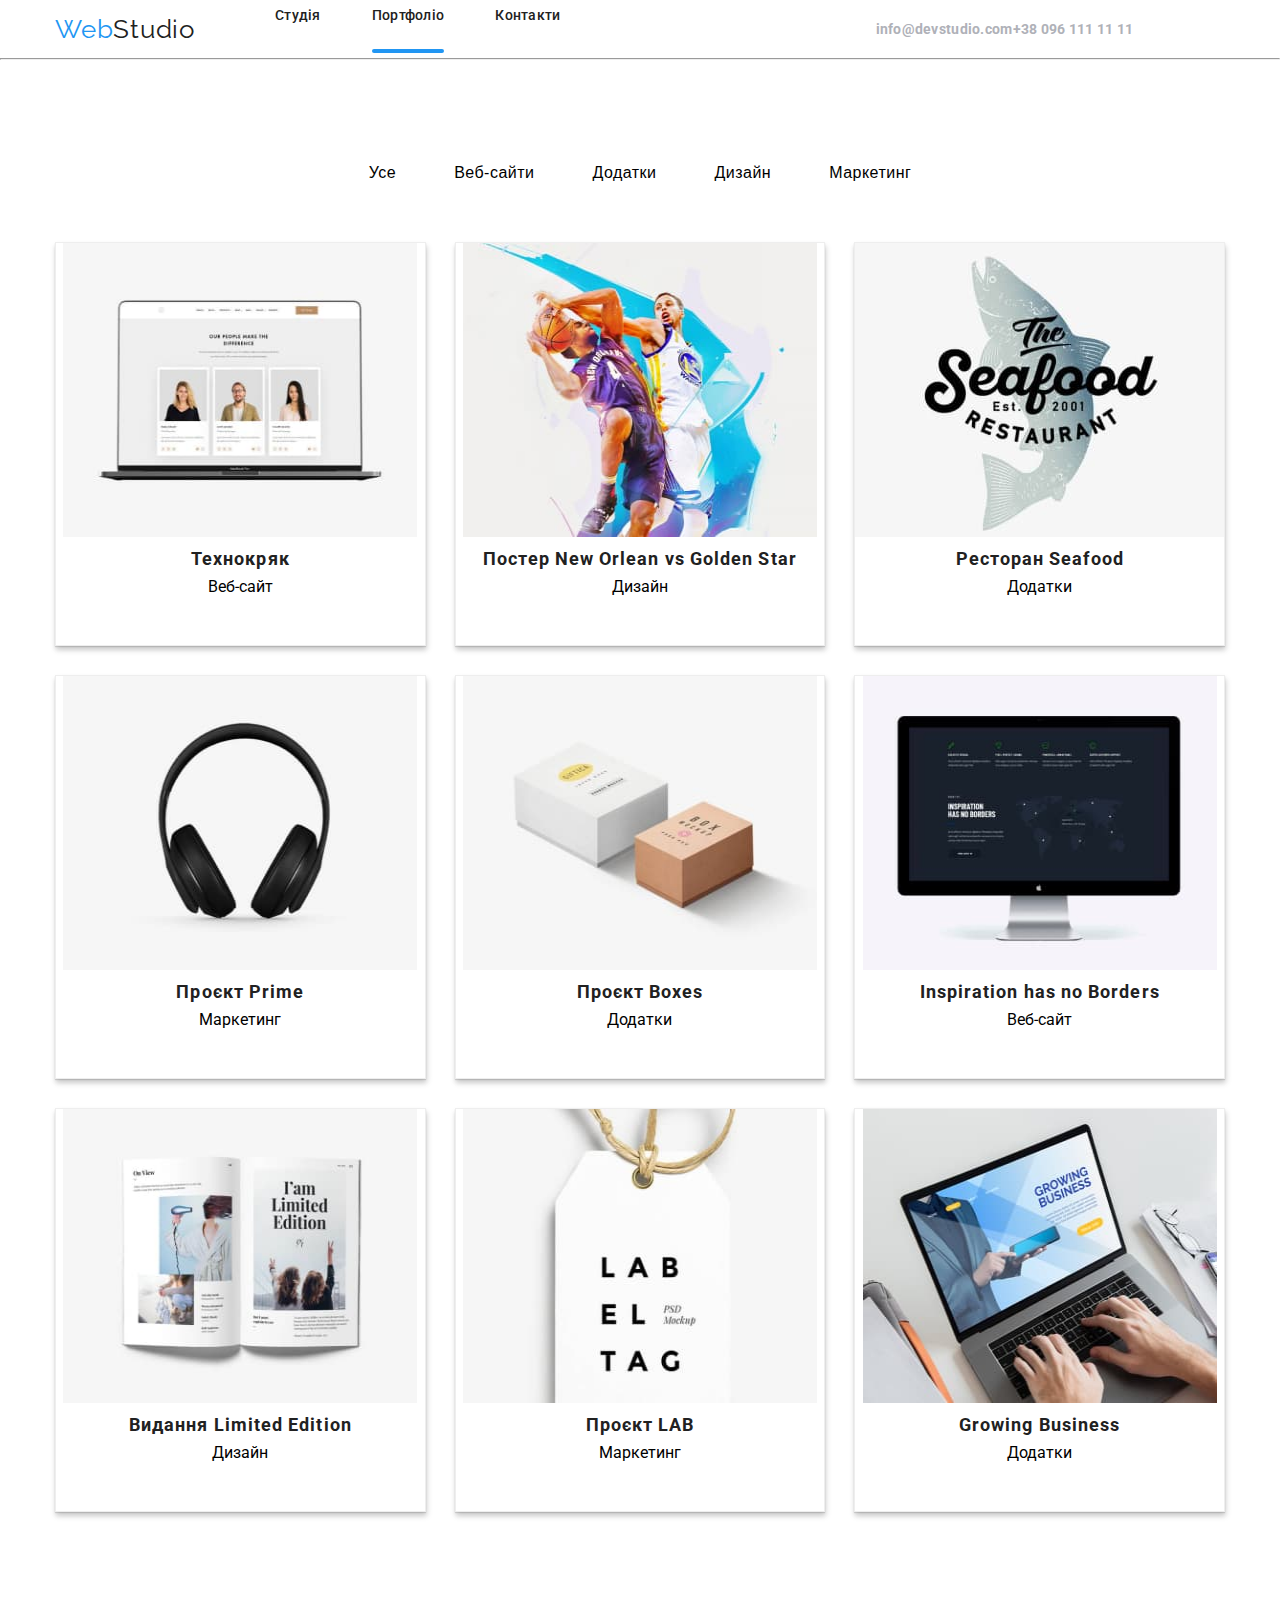
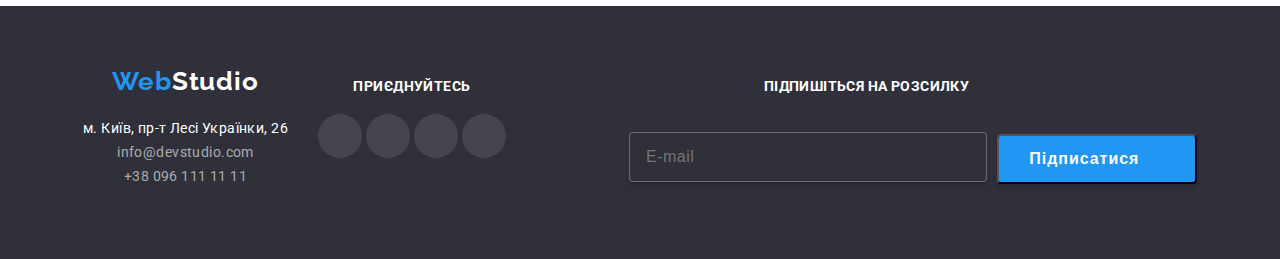
<file: portfolio.html>
<!DOCTYPE html>
<html lang="en">
  <head>
    <meta charset="UTF-8" />
    <meta name="viewport" content="width=device-width, initial-scale=1.0" />
    <link rel="preconnect" href="https://fonts.googleapis.com" />
    <link rel="preconnect" href="https://fonts.gstatic.com" crossorigin />
    <link
      href="https://fonts.googleapis.com/css2?family=Raleway:wght@700&family=Roboto:wght@400;500;700;900&display=swap"
      rel="stylesheet"
    />
    <title>WebStudio</title>
    <link rel="stylesheet" href="./CSS/main.min.css" />
  </head>
  <body>
    <header class="header container">
      <a href="" class="header-logo">Web<span class="studio">Studio</span></a>
      <nav class="header-nav">
        <ul class="nav-list">
          <li class="nav-item">
            <a href="./index.html" class="nav-link">Студія</a>
          </li>
          <li class="nav-item">
            <a href="nav-link" class="nav-link active">Портфоліо</a>
          </li>
          <li class="nav-item"><a href="#" class="nav-link">Контакти</a>
          </li>
        </ul>
      </nav>
      <ul class="contact-list">
        <li class="contact-item">
          <a href="#" class="contact-link">info@devstudio.com</a>
        </li>
        <li class="contact-item">
          <a href="#" class="contact-link">+38 096 111 11 11</a>
        </li>
      </ul>
    </header>
    <hr class="line" />
    <main class="main">
      <section class="main-hero container">
        <ul class="btn-list">
          <li class="btn-item">
            <button class="button">Усе</button>
          </li>
          <li class="btn-item">
            <button class="button">Веб-сайти</button>
          </li>
          <li class="btn-item">
            <button class="button">Додатки</button>
          </li>
          <li class="btn-item">
            <button class="button">Дизайн</button>
          </li>
          <li class="btn-item">
            <button class="button">Маркетинг</button>
          </li>
        </ul>
        <ul class="main-list">
          <li class="main-item">
            <div class="main-list-box">
               <img
              class="main-img"
              src="./img/work-list-1.jpg"
              alt="art"
              width="370"
            />
              <h3 class="main-box-text">
                Ресурс пропонує комплексні пропозиції з різним рівнем функціоналу та сервісів. Все це дозволить відвідувачу отримати вичерпні відомості про компанію чи приватну особу.
              </h3>
            </div>
            <p class="main-work-title">Технокряк</p>
            <p class="work-text">Веб-сайт</p>
             </div>
             </li>
          <li class="main-item">
            <div class="main-list-box">
            <img
              class="main-img"
              src="./img/work-list-2.jpg"
              alt="art"
              width="370"
            />
            <h3 class="main-box-text">
                Ресурс пропонує комплексні пропозиції з різним рівнем функціоналу та сервісів. Все це дозволить відвідувачу отримати вичерпні відомості про компанію чи приватну особу.
              </h3>
            </div>
            <p class="main-work-title">Постер New Orlean vs Golden Star</p>
            <p class="work-text">Дизайн</p>
            </div>
          </li>
          <li class="main-item">
            <div class="main-list-box">
            <img
              class="work-img"
              src="./img/work-list-3.jpg"
              alt="art"
              width="370"
            />
           <h3 class="main-box-text">
                Ресурс пропонує комплексні пропозиції з різним рівнем функціоналу та сервісів. Все це дозволить відвідувачу отримати вичерпні відомості про компанію чи приватну особу.
              </h3> 
            </div>
            <p class="main-work-title">Ресторан Seafood</p>
            <p class="work-text">Додатки</p>
            </div>
          </li>
          <li class="main-item">
            <div class="main-list-box">
            <img
              class="main-img"
              src="./img/work-list-4.jpg"
              alt="art"
              width="370"
            />
            <h3 class="main-box-text">
                Ресурс пропонує комплексні пропозиції з різним рівнем функціоналу та сервісів. Все це дозволить відвідувачу отримати вичерпні відомості про компанію чи приватну особу.
              </h3>
            </div>
            <p class="main-work-title">Проєкт Prime</p>
            <p class="work-text">Маркетинг</p>
            </div>
          </li>
          <li class="main-item">
            <div class="main-list-box">
            <img
              class="main-img"
              src="./img/work-list-5.jpg"
              alt="art"
              width="370"
            />
            <h3 class="main-box-text">
                Ресурс пропонує комплексні пропозиції з різним рівнем функціоналу та сервісів. Все це дозволить відвідувачу отримати вичерпні відомості про компанію чи приватну особу.
              </h3>
            </div>
            <p class="main-work-title">Проєкт Boxes</p>
            <p class="work-text">Додатки</p>
            </div>
          </li>
          <li class="main-item">
            <div class="main-list-box">
            <img
              class="main-img"
              src="./img/work-list-6.jpg"
              alt="art"
              width="370"
              height="294"
            />
            <h3 class="main-box-text">
                Ресурс пропонує комплексні пропозиції з різним рівнем функціоналу та сервісів. Все це дозволить відвідувачу отримати вичерпні відомості про компанію чи приватну особу.
              </h3>
            </div>
            <p class="main-work-title">Inspiration has no Borders</p>
            <p class="work-text">Веб-сайт</p>
            </div>
          </li>
          <li class="main-item">
            <div class="main-list-box">
            <img
              class="main-img"
              src="./img/work-list-7.jpg"
              alt="art"
              width="370"
              height="294"
            />
            <h3 class="main-box-text">
                Ресурс пропонує комплексні пропозиції з різним рівнем функціоналу та сервісів. Все це дозволить відвідувачу отримати вичерпні відомості про компанію чи приватну особу.
              </h3>
            </div>
            <p class="main-work-title">Видання Limited Edition</p>
            <p class="work-text">Дизайн</p>
            </div>
          </li>
          <li class="main-item">
            <div class="main-list-box">
            <img
              class="main-img"
              src="./img/work-list-8.jpg"
              alt="art"
              width="370"
              height="294"
            />
            <h3 class="main-box-text">
                Ресурс пропонує комплексні пропозиції з різним рівнем функціоналу та сервісів. Все це дозволить відвідувачу отримати вичерпні відомості про компанію чи приватну особу.
              </h3>
            </div>
            <p class="main-work-title">Проєкт LAB</p>
            <p class="work-text">Маркетинг</p>
            </div>
          </li>
          <li class="main-item">
            <div class="main-list-box">
            <img
              class="main-img"
              src="./img/work-list-9.jpg"
              alt="art"
              width="370"
              height="294"
            />
            <h3 class="main-box-text">
                Ресурс пропонує комплексні пропозиції з різним рівнем функціоналу та сервісів. Все це дозволить відвідувачу отримати вичерпні відомості про компанію чи приватну особу.
              </h3>
            </div>
            <p class="main-work-title">Growing Business</p>
            <p class="work-text">Додатки</p>
            </div>
          </li>
        </ul>
      </section>
    </main>
    <footer class="footer">
      <div class="container">
        <div class="footer-container">
          <div>
            <a href="" class="footer-logo"
              >Web<span class="footer-logo-span">Studio</span>
            </a>
            <ul class="footer-list">
              <li class="footer-item">
                <a
                  href="https://maps.app.goo.gl/SEQaEaMzvS68Ri287"
                  target="_blank"
                  class="footer-item-link"
                  >м. Київ, пр-т Лесі Українки, 26</a
                >
              </li>
              <li class="footer-item">
                <a href="info@devstudio.com" class="footer-contact-link"
                  >info@devstudio.com</a
                >
              </li>
              <li class="footer-item">
                <a href="+380961111111" class="footer-contact-link"
                  >+38 096 111 11 11</a
                >
              </li>
              <li class="footer-item"></li>
            </ul>
          </div>
          <div>
            <h3 class="footer-icon-title">приєднуйтесь</h3>
            <ul class="footer-list-icon">
              <li class="footer-wrap-item">
                <a href="https://www.instagram.com/" class="footer-wrap-link">
                  <svg class="footer-icon" width="20" height="20">
                    <use href="img/symbol-defs.svg#icon-instagram"></use>
                  </svg>
                </a>
              </li>
              <li class="footer-wrap-item">
                <a href="https://x.com/?lang=uk" class="footer-wrap-link">
                  <svg class="footer-icon" width="20px" height="20px">
                    <use href="img/symbol-defs.svg#icon-twitter"></use>
                  </svg>
                </a>
              </li>
              <li class="footer-wrap-item">
                <a href="https://de-de.facebook.com/" class="footer-wrap-link">
                  <svg class="footer-icon" width="20px" height="20px">
                    <use href="img/symbol-defs.svg#icon-facebook"></use>
                  </svg>
                </a>
              </li>
              <li class="footer-wrap-item">
                <a href="https://www.linkedin.com/" class="footer-wrap-link">
                  <svg class="footer-icon" width="20px" height="20px">
                    <use href="img/symbol-defs.svg#icon-linkedin"></use>
                  </svg>
                </a>
              </li>
            </ul>
          </div>
          <div>
            <h3 class="user-bunner-title">Підпишіться на розсилку</h3>
            <form class="user-bunner-form">
              <input
                type="bunner-text"
                class="user-bunner-input"
                placeholder="E-mail"
              />
              <button type="button" class="user-bunner-btn">
                Підписатися
                <svg class="footer-button-icon" width="20px" height="20px">
                  <use href="img/symbol-defs.svg#icon-send"></use>
                </svg>
              </button>
            </form>
          </div>
        </div>
      </div>
    </footer>
  </body>
    </footer>
  </body>
</html>
</file>
<file: CSS/main.min.css>
.container{width:100%;margin:0 auto;padding:0px 15px}@media screen and (min-width: 480px){.container{align-items:center;width:480px}}@media screen and (min-width: 768px){.container{width:768px}}@media screen and (min-width: 1200px){.container{width:1200px}}ul{list-style:none}a{text-decoration:none}*{padding:0;margin:0;box-sizing:border-box}body{font-family:Roboto;line-height:normal}.header{padding-top:5px;padding-bottom:5px;display:flex}.header .header-logo{color:#2196f3;font-family:Raleway;font-size:26px;letter-spacing:.78px}.header .studio{color:#212121}.header .header-nav{display:none}.header .nav-link{color:#212121;font-size:14px;font-weight:500;letter-spacing:.28px}.header .nav-link:hover{color:#2196f3}.header .active::after{content:"";width:100%;height:4px;background-color:#2196f3;display:block;margin-top:6px;border-radius:2px}.header .contact-list{display:none}.header .rob{fill:#afb1b8;width:16px;height:12px;margin-top:3px}.header .rob:hover{fill:#2196f3}.header .contact-list{display:none}.header .contact-list{display:none}.header .contact-item{display:flex;gap:10px}.header .rob{fill:#afb1b8;width:16px;height:12px;margin-top:3px}.header .contact-link{color:#afb1b8;font-size:14px;font-weight:700;letter-spacing:.28px}.header .contact-link:hover{color:#2196f3}.header .line{background:#fff;height:1px}@media screen and (min-width: 768px){.header{align-items:center}.header .nav-list{display:flex;gap:51px;margin-left:80px}.header .menu-open{display:none}.header .header-nav{display:flex}.header .contact-list{display:flex;flex-direction:column;margin-left:10%}.header .active::after{margin-top:25px}}@media screen and (min-width: 1200px){.header .contact-list{display:flex;flex-direction:row;margin-left:315px}}.menu-open{border:none;background-color:#fff}.menu-open-icon{margin-left:275px}.backdrop{background-color:rgba(0,0,0,.804);position:fixed;top:0;left:0;width:100%;height:100%;opacity:1}.backdrop.is-hidden{opacity:0;pointer-events:none;transition:.5s ease}.menu{position:absolute;top:2%;left:11%;width:400px;height:572px;padding-left:40px;padding-right:40px;border-radius:4px;background-color:#fff;box-shadow:0px 4px 8px 0px rgba(0,0,0,.04),0px 2px 4px 0px rgba(0,0,0,.08),0px 1px 3px 0px rgba(0,0,0,.16)}.close-menu{border:none;background-color:#fff;margin-left:325px;margin-top:10px}.nav-menu-list{display:flex;flex-direction:column;gap:35px}.nav-menu-link{color:#212121;font-size:40px;font-style:normal;font-weight:500;line-height:normal;letter-spacing:.8px}.nav-menu-link:hover{color:#2196f3}.contact-menu-list{margin-top:150px;display:flex;flex-direction:column;gap:16px}.contact-menu-link{color:#757575;font-size:24px;font-style:normal;font-weight:500;line-height:normal;letter-spacing:.48px}.contact-menu-link:hover{color:#2196f3;font-size:34px;font-style:normal;font-weight:500;line-height:normal;letter-spacing:.68px}.mod-tab-list{display:flex;gap:10px;justify-content:center;padding-top:60px}.mod-tab-link{color:#2196f3;font-size:18px;font-style:normal;font-weight:500;line-height:22px;letter-spacing:.36px}.mod-tab-line{width:1px;height:22px;background-color:rgba(33,33,33,.2)}.hero{height:400px;background-color:#212121;background-image:url(../img/hero-bg.jpg);background-repeat:no-repeat;background-position:center;background-size:cover;display:flex;justify-content:center;align-items:center;flex-direction:column;margin:auto}.hero .hero-title{flex-wrap:wrap;color:#fff;text-align:center;font-size:26px;font-style:normal;font-weight:900;line-height:42px;letter-spacing:1.56px;text-transform:uppercase;width:360px;margin-bottom:30px}.hero .hero-button{color:#fff;text-align:center;font-size:16px;font-style:normal;font-weight:700;line-height:30px;letter-spacing:.96px;width:200px;height:50px;border-radius:4px;background-color:#2196f3;box-shadow:0px 4px 4px 0px rgba(0,0,0,.15)}.hero .backdrop{background-color:rgba(0,0,0,.482);position:fixed;top:0;left:0;width:100%;height:100%;opacity:1}.hero .backdrop.is-hidden{opacity:0;pointer-events:none}.hero .no-scroll{overflow:hidden}.hero .modal{position:absolute;top:50%;right:50%;width:450px;background-color:#fff;transform:translate(50%, -50%)}.hero .modal-svg{margin-top:8px;width:30px;height:30px;background-color:#fff;stroke-width:1px;stroke:rgba(0,0,0,.1);border-radius:50px;bottom:none}.hero .moda-close-svg{margin-top:5px}.hero .close-modal{border:none;background-color:#fff;margin-left:420px;margin-top:10px}.hero .hero-modal-title{margin-left:70px;margin-top:40px;margin-bottom:30px;color:#212121;text-align:center;width:300px;font-size:20px;font-style:normal;font-weight:700;line-height:30px;letter-spacing:.6px}.hero .hero-modal-form{margin-left:40px;margin-right:40px;display:flex;flex-direction:column;margin-bottom:8px;color:#afb1b8;font-size:12px;font-style:normal;font-weight:400;letter-spacing:.12px}.hero .hero-modal-text{width:370px;height:40px;border-radius:4px;border:1px solid rgba(33,33,33,.2)}.hero .hero-modal-person{position:absolute;top:182px;left:50px}.hero .hero-modal-person:hover{fill:#2196f3}.hero .hero-modal-phone{position:absolute;top:248px;left:50px}.hero .hero-modal-phone:hover{fill:#2196f3}.hero .hero-modal-email{position:absolute;top:309px;left:50px}.hero .hero-modal-email:hover{fill:#2196f3}.hero .hero-modal-contract{padding:8px;font-family:inherit;font-size:inherit;border-radius:4px;border:1px solid rgba(33,33,33,.2)}.hero .hero-modal-checkbox{margin-top:20px;margin-left:5px}.hero .hero-modal-link{color:#2196f3}.hero .hero-modal-link-text{color:#afb1b8;font-size:12px;font-style:normal;font-weight:400;line-height:normal;letter-spacing:.36px}.hero .hero-modal-button{margin-bottom:10px;padding:10px 52px;margin-left:130px;margin-top:30px;display:flex;color:#fff;text-align:center;font-family:Roboto;font-size:16px;font-style:normal;font-weight:700;line-height:30px;letter-spacing:.96px;border-radius:4px;background:#2196f3;border:none;box-shadow:0px 4px 4px 0px rgba(0,0,0,.15)}@media screen and (min-width: 1200px){.hero{height:600px}.hero .hero-title{color:#fff;text-align:center;font-size:44px;font-style:normal;font-weight:900;line-height:60px;letter-spacing:2.64px;text-transform:uppercase;width:696px}.hero .modal{position:absolute;top:50%;right:50%;width:528px;height:581px;background-color:#fff;transform:translate(50%, -50%)}.hero .hero-modal-title{margin-left:35px;margin-top:40px;margin-bottom:30px;color:#212121;text-align:center;width:448px;font-size:20px;font-style:normal;font-weight:700;line-height:30px;letter-spacing:.6px}.hero .hero-modal-text{width:448px;height:40px;border-radius:4px;border:1px solid rgba(33,33,33,.2)}.hero .hero-modal-checkbox{margin-top:20px;margin-left:25px}.hero .hero-modal-link{color:#2196f3}}.main .main-hero{margin-top:94px;text-align:center}.main .btn-list{justify-content:center;display:flex;gap:8px}.main .main-work{background-color:#fff;margin-top:94px}.main .main-list{display:flex;flex-wrap:wrap;gap:29px;margin-top:50px;margin-bottom:94px}.main .main-item{width:370px;height:404px;margin:0 auto;border:1px solid #fff;background-color:#fff;border:1px solid #eee;background:#fff;box-shadow:0px 1px 1px 0px rgba(0,0,0,.12),0px 4px 4px 0px rgba(0,0,0,.06),1px 4px 6px 0px rgba(0,0,0,.16)}.main .main-item:hover .main-box-text{transform:translatey(0)}.main .main-item:hover{box-shadow:0px 1px 1px 0px rgba(0,0,0,.12),0px 4px 4px 0px rgba(0,0,0,.06),1px 4px 6px 0px rgba(0,0,0,.16)}.main .main-work-title{color:#212121;font-size:18px;font-weight:700;line-height:36px;letter-spacing:1.08px}.main .main-list-box{position:relative;overflow:hidden}.main .main-box-text{position:absolute;top:0;left:0;width:100%;background-color:#2196f3;transform:translatey(102%);transition:transform 250ms ease-in-out;padding:63px 24px;color:#fff;font-size:18px;font-style:normal;font-weight:400;line-height:28px;letter-spacing:.54px}.main .main-list-box p{color:#fff;padding:10px;margin:0;font-size:18px}.main .main-list-box code{display:inline-block;padding:2px 4px;border-radius:2px;background-color:#fff;color:#212121}.main .button{border-radius:4px;background:#fff;border:none;font-size:16px;font-weight:500;line-height:26px;letter-spacing:.48px;padding:6px 25px}.main .button:hover{background-color:#2196f3;box-shadow:0px 3px 1px 0px rgba(0,0,0,.1),0px 1px 2px 0px rgba(0,0,0,.08),0px 2px 2px 0px rgba(0,0,0,.12)}@media screen and (min-width: 760px){.main .main-img{width:354px;height:294px}.main .main-item{width:calc((100% - 30px)/2)}}@media screen and (min-width: 1200px){.main .main-item{width:calc((95% - 0px)/3)}}.feature{margin-top:90px}.feature .feature-list{display:flex;gap:30px;flex-direction:column}.feature .feature-wrap{display:flex;justify-content:center;padding:25px 0;border-radius:4px;background-color:#f5f4fa}.feature .feature-item-title{margin-top:30px;margin-bottom:10px;color:#212121;font-size:16px;font-weight:500;letter-spacing:.48px;text-transform:uppercase}.feature .feature-item-text{color:#afb1b8;font-size:14px;font-weight:400;line-height:24px;letter-spacing:.42px}@media screen and (min-width: 768px){.feature .feature-list{flex-direction:row;flex-wrap:wrap;gap:30px}.feature .feature-item{width:calc((100% - 30px)/2)}}@media screen and (min-width: 1200px){.feature .feature-item{width:calc((100% - 90px)/4)}}.work{margin-top:118px;display:flex;flex-direction:column}.work .work-title{margin-bottom:50px;color:#212121;font-size:36px;text-align:center;font-weight:700;letter-spacing:1.08px;visibility:hidden}.work .work-list{display:none;gap:30px}.work .work-item{border:1px solid #fff}.work .work-text{color:#afb1b8;text-align:center;font-size:16px;font-style:normal;font-weight:400;line-height:30px;letter-spacing:.48px;margin-bottom:20px}.work .work-item-box{position:relative;bottom:75px;background:rgba(47,48,58,.8);width:370px;height:70px;flex-shrink:0}.work .wotk-title-box{padding-top:27px;color:#fff;text-align:center;font-size:14px;font-style:normal;font-weight:700;letter-spacing:.42px;text-transform:uppercase}@media screen and (min-width: 480px){.work{display:none}}@media screen and (min-width: 768px){.work{display:none}}@media screen and (min-width: 1200px){.work{display:flex}.work .work-list{display:flex;gap:30px}.work .work-title{margin-bottom:50px;color:#212121;font-size:36px;text-align:center;font-weight:700;letter-spacing:1.08px;visibility:visible}}.team{padding-bottom:94px;margin-top:94px;padding-top:94px;background-color:#f5f4fa;display:flex;flex-direction:column}.team .team-heading{margin-bottom:50px;color:#212121;text-align:center;font-size:36px;font-weight:700;letter-spacing:1.08px}.team .team-title{color:#212121;margin-bottom:10px;font-size:16px;font-weight:500;letter-spacing:.48px}.team .team-list{display:flex;justify-content:center;flex-direction:column;gap:30px}.team .team-item{text-align:center;background-color:#fff;padding-bottom:30px;box-shadow:0px 1px 3px 0px rgba(0,0,0,.12),0px 1px 1px 0px rgba(0,0,0,.14),0px 2px 1px 0px rgba(0,0,0,.2)}.team .team-img{margin-bottom:30px;width:450px;height:460px}.team .team-text{color:#afb1b8;font-size:16px;font-weight:400;letter-spacing:.48px;margin-bottom:16px}.team .team-social-list{display:flex;align-items:center;justify-content:center}.team .team-social-item{padding:12px;border-radius:50%}.team .team-social-item:hover{background-color:#2196f3}.team .team-social-link{display:inline-flex;justify-content:center;align-items:center}.team .team-wrap-item{display:inline-flex;justify-content:center;align-items:center;padding:12px;border-radius:50%}.team .team-wrap-item:hover{fill:#fff;background-color:#2196f3}.team .team-wrap-link{display:flex;justify-content:center;align-items:center}.team .team-icon{fill:#afb1b8}.team .team-icon:hover{fill:#fff}.team .team-icon-link{display:flex;text-align:center}.team .team-icon-title{color:#fff;font-size:14px;font-style:normal;font-weight:700;letter-spacing:.42px;text-transform:uppercase}@media screen and (min-width: 768px){.team .team-list{flex-direction:row;flex-wrap:wrap;gap:30px}.team .team-img{margin-bottom:30px;width:354px;height:374px}}@media screen and (min-width: 1200px){.team .team-img{margin-bottom:30px;width:270px;height:260px}}.customers .customers-title{padding-bottom:50px;margin-top:94px;color:#212121;text-align:center;font-size:36px;font-style:normal;font-weight:700;letter-spacing:1.08px}.customers .customers-list{flex-direction:row;flex-wrap:wrap;margin-bottom:94px;display:flex;gap:30px}.customers .customers-item{padding:16px 32px;border-radius:4px;border:1px solid #afb1b8;width:calc((100% - 30px)/2);width:210px;height:92px}.customers .customers-item:hover{border:1px solid #2196f3}.customers .customers-icon{display:flex;width:106px;height:60px;padding:8.7px 10.564px 10.677px 11px;justify-content:center;align-items:center;flex-shrink:0;border-radius:25%;fill:#afb1b8;padding:11px}.customers .customers-icon:hover{fill:#2196f3}@media screen and (min-width: 768px){.customers .customers-item{width:calc((100% - 60px)/3)}}@media screen and (min-width: 1200px){.customers .customers-item{width:calc((100% - 150px)/6)}}.footer{background:#2f303a;margin:auto;padding-top:60px;justify-content:space-between;padding-bottom:60px;text-align:center}.footer .footer-container{display:flex;flex-direction:column;flex-wrap:wrap;gap:30px}.footer .footer-logo{color:#2196f3;font-family:Raleway;font-size:26px;font-weight:700;letter-spacing:.78px}.footer .footer-logo-span{color:#fff}.footer .footer-list{padding-top:20px}.footer .footer-wrap-icon{margin-top:12px}.footer .footer-icon-wrap{gap:10px;display:inline-flex;justify-content:center;align-items:center;padding:12px;border-radius:50%}.footer .footer-wrap-item{background-color:rgba(255,255,255,.1);display:inline-flex;justify-content:center;align-items:center;padding:12px;border-radius:50%}.footer .footer-wrap-item:hover{fill:#fff;background-color:#2196f3}.footer .footer-icon-title{margin-top:12px;padding-bottom:20px;color:#fff;font-size:14px;font-style:normal;font-weight:700;letter-spacing:.42px;text-transform:uppercase}.footer .footer-icon-box{display:flex}.footer .bob{display:flex}.footer .footer-wrap-link{display:flex;justify-content:center;align-items:center}.footer .footer-icon{fill:#fff}.footer .footer-item-link{color:#fff;font-size:14px;font-weight:400;line-height:24px;letter-spacing:.42px}.footer .footer-contact-link{color:rgba(255,255,255,.6);font-size:14px;font-weight:400;line-height:24px;letter-spacing:.42px;margin-bottom:60px}.footer .user-bunner-title{justify-content:center;margin-top:12px;margin-bottom:20px;display:flex;color:#fff;font-size:14px;font-style:normal;font-weight:700;letter-spacing:.42px;text-transform:uppercase}.footer .user-bunner-input{padding-left:16px;width:450px;height:50px;color:rgba(255,255,255,.6);font-size:16px;font-style:normal;font-weight:400;line-height:20px;letter-spacing:.48px;border-radius:4px;border:1px solid rgba(255,255,255,.3);background:rgba(33,150,243,0);box-shadow:0px 4px 4px 0px rgba(0,0,0,.15)}.footer .user-bunner-btn{margin-top:20px;width:200px;height:50px;color:#fff;text-align:center;font-size:16px;font-style:normal;font-weight:700;line-height:30px;letter-spacing:.96px;border-radius:4px;background:#2196f3;box-shadow:0px 4px 4px 0px rgba(0,0,0,.15)}.footer .footer-button-icon{fill:#fff}@media screen and (min-width: 768px){.footer{justify-content:center}.footer .user-bunner-form{display:flex;flex-direction:column;align-items:center}.footer .footer-container{flex-direction:row;flex-wrap:wrap;gap:30px;justify-content:center}}@media screen and (min-width: 1200px){.footer .footer-container{flex-direction:row;flex-wrap:wrap;gap:30px}.footer .user-bunner-form{margin-left:93px;flex-direction:row;gap:10px}.footer .user-bunner-input{align-items:center;padding-left:16px;width:358px;height:50px;color:rgba(255,255,255,.6);font-size:16px;font-style:normal;font-weight:400;line-height:20px;letter-spacing:.48px;border-radius:4px;border:1px solid rgba(255,255,255,.3);background:rgba(33,150,243,0);box-shadow:0px 4px 4px 0px rgba(0,0,0,.15)}.footer .user-bunner-btn{margin-bottom:15px}}/*# sourceMappingURL=main.min.css.map */
</file>
